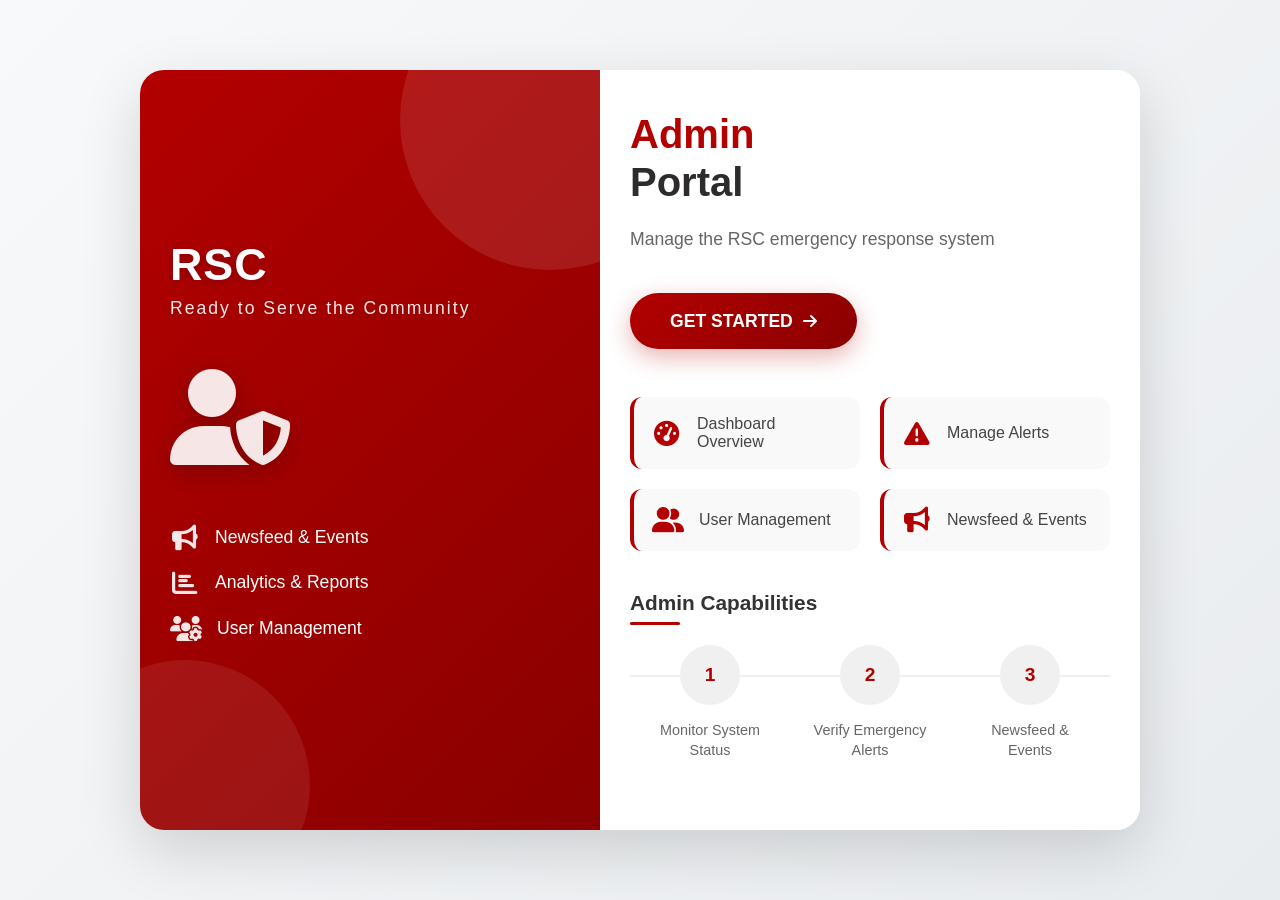
<file: index.html>
<!DOCTYPE html>
<html lang="en">
<head>
  <meta charset="UTF-8" />
  <meta name="viewport" content="width=device-width, initial-scale=1.0" />
  <title>Admin Portal - RSC</title>
  <link rel="icon" type="image/png" href="img/logo.ico">
  
  <link rel="icon" type="image/png" href="assets/img/logo.ico">
  <link rel="stylesheet" href="css/main.css">
  <link rel="stylesheet" href="https://cdnjs.cloudflare.com/ajax/libs/font-awesome/6.4.0/css/all.min.css">
  <style>
   
  </style>
</head>
<body>
  <div class="wrapper">
    <div class="left-panel">
      <div class="logo">RSC<span>Ready to Serve the Community</span></div>
      
      <div class="illustration">
        <i class="fas fa-user-shield"></i>
      </div>
      
      <div class="features-left">
        <div class="feature-item">
          <i class="fas fa-bullhorn"></i>
          <div class="feature-text">Newsfeed & Events</div>
        </div>
        <div class="feature-item">
          <i class="fas fa-chart-bar"></i>
          <div class="feature-text">Analytics & Reports</div>
        </div>
        <div class="feature-item">
          <i class="fas fa-users-cog"></i>
          <div class="feature-text">User Management</div>
        </div>
      </div>
    </div>
    
    <div class="right-panel">
      <h1><span>Admin</span> Portal</h1>
      <p class="subtitle">Manage the RSC emergency response system</p>
      <button class="btn" id="getStartedBtn">GET STARTED <i class="fas fa-arrow-right"></i></button>
      
      <div class="admin-features">
        <div class="admin-card">
          <i class="fas fa-tachometer-alt"></i>
          <span>Dashboard Overview</span>
        </div>
        <div class="admin-card">
          <i class="fas fa-exclamation-triangle"></i>
          <span>Manage Alerts</span>
        </div>
        <div class="admin-card">
          <i class="fas fa-user-friends"></i>
          <span>User Management</span>
        </div>
        <div class="admin-card">
          <i class="fas fa-bullhorn"></i>
          <span>Newsfeed & Events</span>
        </div>
      </div>
      
      <div class="admin-info">
        <h3>Admin Capabilities</h3>
        <div class="admin-steps">
          <div class="admin-step">
            <div class="step-number">1</div>
            <div class="step-text">Monitor System Status</div>
          </div>
          <div class="admin-step">
            <div class="step-number">2</div>
            <div class="step-text">Verify Emergency Alerts</div>
          </div>
          <div class="admin-step">
            <div class="step-number">3</div>
            <div class="step-text">Newsfeed & Events</div>
          </div>
        </div>
      </div>
    </div>
  </div>

  <script>
    document.getElementById('getStartedBtn').addEventListener('click', function() {
      // Add animation class
      this.classList.add('clicked');
      
      // Redirect after animation completes
      setTimeout(() => {
        window.location.href = 'login.html';
      }, 500);
    });
  </script>
</body>
</html>
</file>
<file: css/main.css>
* {
      margin: 0;
      padding: 0;
      box-sizing: border-box;
      font-family: 'Segoe UI', 'Roboto', sans-serif;
    }

    body {
      background: linear-gradient(135deg, #f8f9fa 0%, #e9ecef 100%);
      min-height: 100vh;
      display: flex;
      justify-content: center;
      align-items: center;
      padding: 20px;
    }

    .wrapper {
      width: 100%;
      max-width: 1000px;
      background-color: #ffffff;
      border-radius: 24px;
      box-shadow: 0 20px 60px rgba(0, 0, 0, 0.15);
      overflow: hidden;
      display: flex;
      min-height: 600px;
    }

    .left-panel {
      flex: 1;
      background: linear-gradient(135deg, #b30000 0%, #8a0000 100%);
      padding: 40px 30px;
      display: flex;
      flex-direction: column;
      justify-content: center;
      align-items: flex-start;
      position: relative;
      overflow: hidden;
    }

    .left-panel::before {
      content: '';
      position: absolute;
      top: -100px;
      right: -100px;
      width: 300px;
      height: 300px;
      border-radius: 50%;
      background: rgba(255, 255, 255, 0.1);
    }

    .left-panel::after {
      content: '';
      position: absolute;
      bottom: -80px;
      left: -80px;
      width: 250px;
      height: 250px;
      border-radius: 50%;
      background: rgba(255, 255, 255, 0.08);
    }

    .logo {
      font-size: 2.8rem;
      font-weight: 800;
      color: white;
      margin-bottom: 20px;
      letter-spacing: 1px;
      text-shadow: 0 2px 10px rgba(0, 0, 0, 0.2);
      z-index: 2;
    }

    .logo span {
      display: block;
      font-size: 1.1rem;
      font-weight: 300;
      letter-spacing: 2px;
      margin-top: 8px;
      opacity: 0.9;
    }

    .illustration {
      z-index: 2;
      margin: 30px 0;
      text-align: left;
      width: 100%;
      position: relative;
    }

    .illustration i {
      font-size: 6rem;
      color: white;
      opacity: 0.9;
      filter: drop-shadow(0 6px 12px rgba(0, 0, 0, 0.25));
      transition: all 0.5s ease;
    }

    .illustration:hover i {
      transform: scale(1.05);
      opacity: 1;
    }

    .features-left {
      margin-top: 30px;
      z-index: 2;
      width: 100%;
    }

    .feature-item {
      display: flex;
      align-items: center;
      margin-bottom: 20px;
      color: white;
      transition: transform 0.3s ease;
    }

    .feature-item:hover {
      transform: translateX(5px);
    }

    .feature-item i {
      font-size: 1.6rem;
      margin-right: 15px;
      opacity: 0.9;
      min-width: 30px;
      text-align: center;
    }

    .feature-text {
      font-size: 1.1rem;
      font-weight: 500;
    }

    .right-panel {
      flex: 1.2;
      background-color: #ffffff;
      padding: 40px 30px;
      display: flex;
      flex-direction: column;
      justify-content: flex-start;
      align-items: flex-start;
      overflow-y: auto;
    }

    h1 {
      font-size: 2.5rem;
      font-weight: 700;
      color: #2d2b2b;
      margin-bottom: 1.2rem;
      line-height: 1.2;
    }

    h1 span {
      color: #b30000;
      font-weight: 800;
      display: block;
    }

    .subtitle {
      color: #666;
      font-size: 1.1rem;
      line-height: 1.6;
      margin-bottom: 2.5rem;
      max-width: 450px;
    }

    .btn {
      background: linear-gradient(135deg, #b30000 0%, #8a0000 100%);
      color: #fff;
      padding: 1.1rem 2.5rem;
      border-radius: 50px;
      text-decoration: none;
      font-weight: 600;
      font-size: 1.1rem;
      box-shadow: 0 8px 25px rgba(179, 0, 0, 0.3);
      transition: all 0.3s ease;
      display: inline-flex;
      align-items: center;
      justify-content: center;
      position: relative;
      overflow: hidden;
      border: none;
      cursor: pointer;
    }

    .btn::before {
      content: '';
      position: absolute;
      top: 0;
      left: -100%;
      width: 100%;
      height: 100%;
      background: linear-gradient(90deg, transparent, rgba(255, 255, 255, 0.2), transparent);
      transition: 0.5s;
    }

    .btn:hover {
      transform: translateY(-3px);
      box-shadow: 0 12px 30px rgba(179, 0, 0, 0.4);
    }

    .btn:hover::before {
      left: 100%;
    }

    .btn:active {
      transform: translateY(0);
      box-shadow: 0 6px 20px rgba(179, 0, 0, 0.3);
    }

    .btn.clicked {
      animation: buttonClick 0.5s ease forwards;
    }

    @keyframes buttonClick {
      0% {
        transform: scale(1);
      }
      50% {
        transform: scale(0.95);
      }
      100% {
        transform: scale(1);
      }
    }

    .btn i {
      margin-left: 10px;
      font-size: 1rem;
    }

    .admin-features {
      display: grid;
      grid-template-columns: 1fr 1fr;
      gap: 20px;
      margin-top: 3rem;
      width: 100%;
      max-width: 500px;
    }

    .admin-card {
      background: #f9f9f9;
      padding: 18px;
      border-radius: 12px;
      display: flex;
      align-items: center;
      transition: all 0.3s ease;
      border-left: 4px solid #b30000;
    }

    .admin-card:hover {
      transform: translateY(-5px);
      background: #f0f0f0;
      box-shadow: 0 10px 20px rgba(0, 0, 0, 0.1);
    }

    .admin-card i {
      font-size: 1.6rem;
      color: #b30000;
      margin-right: 15px;
      transition: transform 0.3s ease;
      min-width: 30px;
      text-align: center;
    }

    .admin-card:hover i {
      transform: scale(1.2);
    }

    .admin-card span {
      font-size: 1rem;
      font-weight: 500;
      color: #444;
    }

    /* Admin info section */
    .admin-info {
      margin-top: 40px;
      width: 100%;
      max-width: 500px;
    }

    .admin-info h3 {
      font-size: 1.3rem;
      color: #333;
      margin-bottom: 20px;
      position: relative;
      padding-bottom: 10px;
    }

    .admin-info h3:after {
      content: '';
      position: absolute;
      bottom: 0;
      left: 0;
      width: 50px;
      height: 3px;
      background: #b30000;
      border-radius: 3px;
    }

    .admin-steps {
      display: flex;
      justify-content: space-between;
      position: relative;
      margin-bottom: 30px;
    }

    .admin-steps:before {
      content: '';
      position: absolute;
      top: 30px;
      left: 0;
      right: 0;
      height: 2px;
      background: #eee;
      z-index: 1;
    }

    .admin-step {
      text-align: center;
      position: relative;
      z-index: 2;
      flex: 1;
    }

    .step-number {
      width: 60px;
      height: 60px;
      border-radius: 50%;
      background: #f0f0f0;
      display: flex;
      justify-content: center;
      align-items: center;
      font-weight: 700;
      color: #b30000;
      margin: 0 auto 15px;
      font-size: 1.2rem;
      transition: all 0.3s ease;
    }

    .admin-step:hover .step-number {
      background: #b30000;
      color: white;
      transform: scale(1.1);
    }

    .step-text {
      font-size: 0.9rem;
      color: #666;
      max-width: 120px;
      margin: 0 auto;
      line-height: 1.4;
    }

    /* Responsive design adjustments */
    @media (max-width: 1100px) {
      .wrapper {
        max-width: 900px;
      }

      h1 {
        font-size: 2.3rem;
      }

      .logo {
        font-size: 2.5rem;
      }

      .illustration i {
        font-size: 5.5rem;
      }
    }

    @media (max-width: 900px) {
      .wrapper {
        flex-direction: column;
        max-width: 600px;
        min-height: auto;
      }

      .left-panel,
      .right-panel {
        padding: 40px 30px;
        width: 100%;
      }

      .left-panel {
        text-align: center;
        align-items: center;
        border-radius: 20px 20px 0 0;
      }

      .features-left {
        display: flex;
        flex-direction: column;
        align-items: center;
      }

      .feature-item {
        justify-content: center;
      }

      h1 {
        font-size: 2.2rem;
        text-align: center;
      }

      .subtitle {
        text-align: center;
        margin-left: auto;
        margin-right: auto;
      }

      .btn {
        align-self: center;
      }

      .admin-features {
        grid-template-columns: 1fr 1fr;
        max-width: 100%;
        margin-left: auto;
        margin-right: auto;
      }

      .admin-info {
        margin-left: auto;
        margin-right: auto;
      }

      .admin-info h3 {
        text-align: center;
      }

      .admin-info h3:after {
        left: 50%;
        transform: translateX(-50%);
      }
    }

    @media (max-width: 768px) {
      body {
        padding: 15px;
      }

      .wrapper {
        border-radius: 18px;
      }

      .left-panel,
      .right-panel {
        padding: 30px 25px;
      }

      .logo {
        font-size: 2.3rem;
      }

      .logo span {
        font-size: 1rem;
      }

      .illustration i {
        font-size: 5rem;
      }

      h1 {
        font-size: 2rem;
      }

      .subtitle {
        font-size: 1rem;
      }

      .btn {
        padding: 1rem 2rem;
        font-size: 1rem;
      }

      .admin-features {
        grid-template-columns: 1fr;
        gap: 15px;
      }

      .admin-card {
        padding: 15px;
      }

      .admin-steps {
        flex-direction: column;
        gap: 25px;
      }

      .admin-steps:before {
        display: none;
      }

      .admin-step {
        display: flex;
        align-items: center;
        text-align: left;
      }

      .step-number {
        margin: 0 15px 0 0;
        flex-shrink: 0;
        width: 50px;
        height: 50px;
      }

      .step-text {
        max-width: none;
      }
    }

    @media (max-width: 480px) {
      .left-panel,
      .right-panel {
        padding: 25px 20px;
      }

      .logo {
        font-size: 2rem;
        margin-bottom: 15px;
      }

      .illustration {
        margin: 20px 0;
      }

      .illustration i {
        font-size: 4rem;
      }

      .feature-item {
        margin-bottom: 15px;
      }

      .feature-item i {
        font-size: 1.4rem;
      }

      .feature-text {
        font-size: 1rem;
      }

      h1 {
        font-size: 1.8rem;
        margin-bottom: 1rem;
      }

      .subtitle {
        font-size: 0.95rem;
        margin-bottom: 2rem;
      }

      .btn {
        width: 100%;
        text-align: center;
        justify-content: center;
      }

      .admin-card {
        padding: 12px;
      }

      .admin-card i {
        font-size: 1.4rem;
        margin-right: 12px;
      }

      .admin-card span {
        font-size: 0.95rem;
      }

      .admin-info {
        margin-top: 30px;
      }

      .admin-info h3 {
        font-size: 1.2rem;
      }

      .admin-step {
        flex-direction: column;
        text-align: center;
      }

      .step-number {
        margin: 0 auto 10px auto;
      }
    }

    @media (max-width: 360px) {
      .logo {
        font-size: 1.8rem;
      }

      h1 {
        font-size: 1.6rem;
      }

      .illustration i {
        font-size: 3.5rem;
      }
    }
</file>
